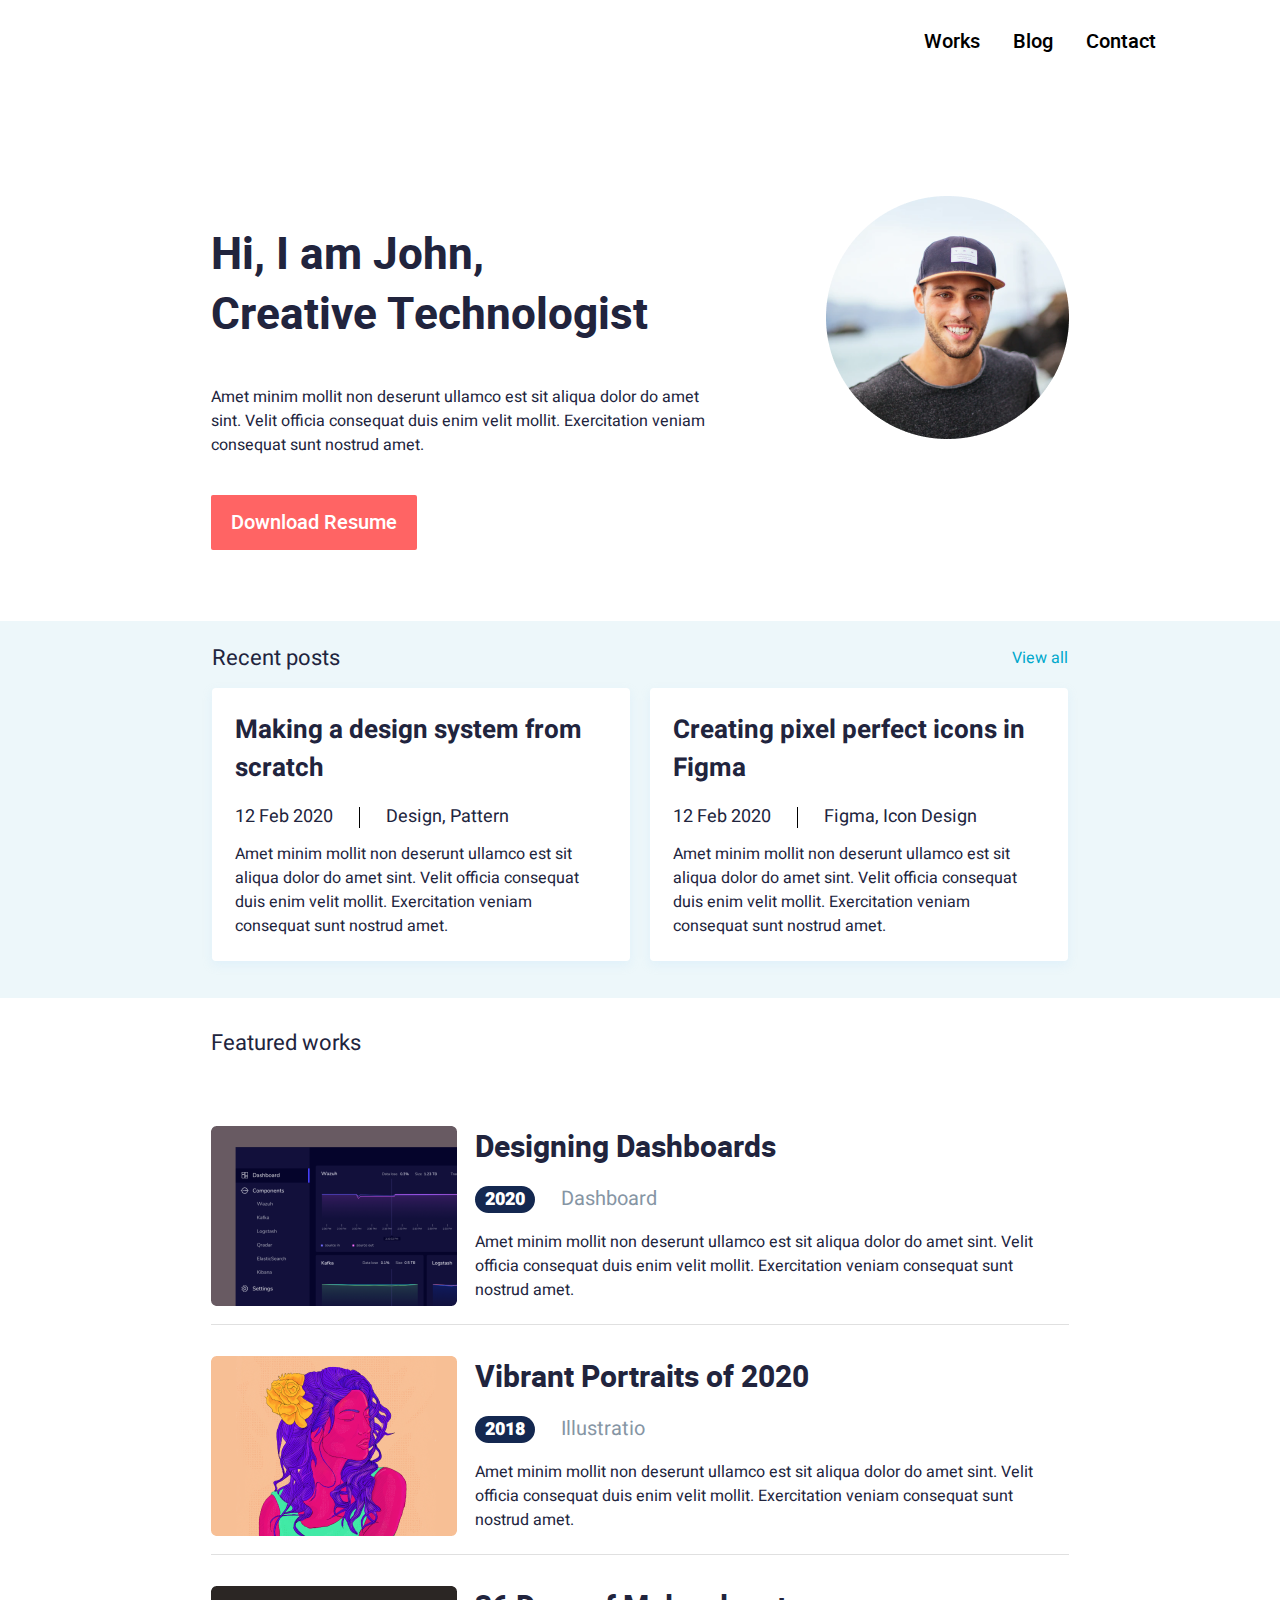
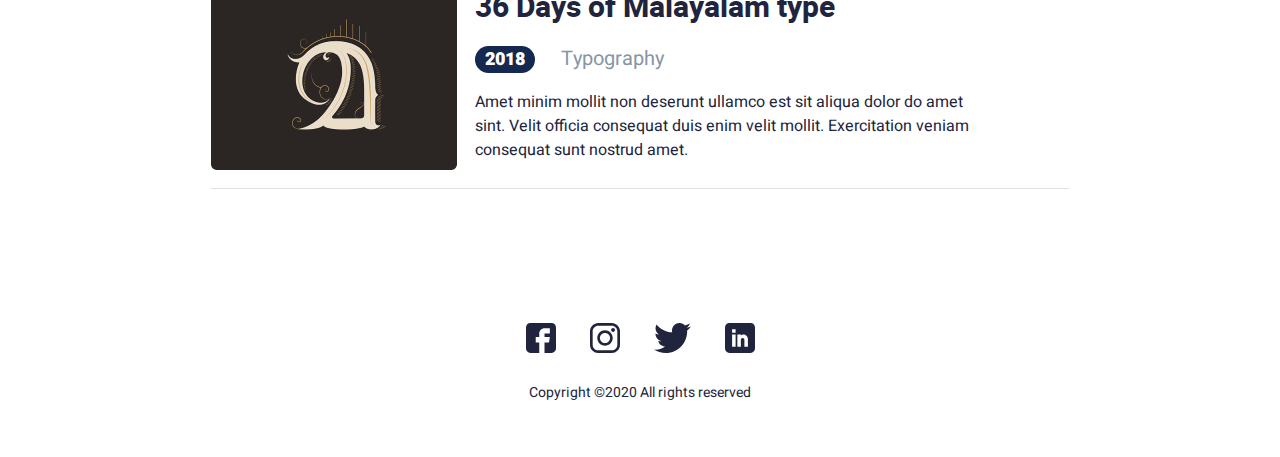
<file: index.html>
<!doctype html>
<html lang="en">
<head>
    <meta charset="UTF-8">
    <meta name="viewport"
          content="width=device-width, user-scalable=no, initial-scale=1.0, maximum-scale=1.0, minimum-scale=1.0">
    <meta http-equiv="X-UA-Compatible" content="ie=edge">
    <title>John</title>
  <link rel="preconnect" href="https://fonts.googleapis.com">
  <link rel="preconnect" href="https://fonts.gstatic.com" crossorigin>
  <link href="https://fonts.googleapis.com/css2?family=Heebo:wght@400;900&family=Vollkorn:ital@1&display=swap" rel="stylesheet">
<!--  <link href="https://fonts.googleapis.com/css2?family=Heebo&family=Vollkorn:ital@1&display=swap" rel="stylesheet">-->

  <link rel="stylesheet" href="css/reset.css">
  <link rel="stylesheet" href="css/normalize.css">
  <link rel="stylesheet" href="css/style.css">


</head>
<body>
  <header class="header">
    <div class="container">
    <nav>
      <ul id="navigation">
        <li>
          <a href="work.html">Works</a>
        </li>
        <li>
          <a href="blog.html">Blog</a>
        </li>
        <li>
          <a href="#">Contact</a>
        </li>
      </ul>
    </nav>
    </div>
  </header>
<main>
  <section class="main_banner">
    <div class="sub_container">
      <article class="dv_article_cont">
        <h1>
          Hi, I am John,<br>
          Creative Technologist
        </h1>
        <p>
          Amet minim mollit non deserunt ullamco est sit aliqua dolor do amet sint. Velit officia consequat duis enim
          velit mollit. Exercitation veniam consequat sunt nostrud amet.
        </p>
        <a href="#">Download Resume</a>
      </article>
      <div class="main_image">
        <img src="images/Ellipse1.png" class="img" alt="face">
      </div>
    </div>
  </section>
  <section class="recent_posts">
    <div class="recent_posts_container">
      <div class="recent_posts_header_box">
        <h4>Recent posts</h4>
        <a href="#">View all</a>
      </div>
      <div class="recent_posts_box">
        <article>
          <h3>Making a design system from scratch</h3>
          <div>
            <span class="recent_posts_span_date">12 Feb 2020</span><span class="recent_posts_span_text">Design, Pattern</span>
          </div>
          <p>Amet minim mollit non deserunt ullamco est sit aliqua dolor do amet sint. Velit officia consequat duis enim velit mollit. Exercitation veniam consequat sunt nostrud amet.</p>
        </article>
        <article>
          <h3>Creating pixel perfect icons in Figma</h3>
          <div>
            <span class="recent_posts_span_date">12 Feb 2020</span><span class="recent_posts_span_text">Figma, Icon Design</span>
          </div>
          <p>Amet minim mollit non deserunt ullamco est sit aliqua dolor do amet sint. Velit officia consequat duis enim velit mollit. Exercitation veniam consequat sunt nostrud amet.</p>
        </article>
      </div>
    </div>
  </section>

<!--  <section>-->
<!--    <div style="max-width: 565px; margin: auto; margin-bottom: 100px">-->
<!--      <form name="contact_fort" action="#" method="post">-->
<!--        <div>-->
<!--          <label for="first_name" style="display: block">First Name</label>-->
<!--          <input type="text" name="first_name" placeholder="First Name" id="first_name"-->
<!--                 style="width: 100%; box-sizing: border-box">-->
<!--        </div>-->
<!--        <div>-->
<!--          <label for="i_agree">-->
<!--            <input type="checkbox" name="i_agree" id="i_agree" checked>-->
<!--            I agree......-->
<!--          </label>-->
<!--        </div>-->
<!--        <div>-->
<!--          <div>Gender</div>-->
<!--          <label for="men">-->
<!--            <input type="radio" name="gander" id="men" value="men">-->
<!--            Men-->
<!--          </label>-->
<!--          <label for="women">-->
<!--            <input type="radio" name="gander" id="women" value="women">-->
<!--            Women-->
<!--          </label>-->
<!--          <label for="other">-->
<!--            <input type="radio" name="gander" id="other" value="other">-->
<!--            Other-->
<!--          </label>-->
<!--        </div>-->
<!--        <div>-->
<!--          <input type="file" name="load">-->
<!--        </div>-->
<!--        <div>-->
<!--          <label for="comment" style="display: block">Comment</label>-->
<!--          <textarea id="comment" name="comment" style="width: 100%; box-sizing: border-box; resize: none; height: 127px" ></textarea>-->
<!--        </div>-->
<!--        <div>-->
<!--          <label for="city">City</label>-->
<!--          <select id="city" name="city" style="width: 100%">-->
<!--            <option>Kiev</option>-->
<!--            <option>Kharkiv</option>-->
<!--            <option>Dnepr</option>-->
<!--          </select>-->
<!--        </div>-->
<!--        <button type="submit">Send</button>-->
<!--      </form>-->
<!--    </div>-->
<!--  </section>-->
<!--  <section class="sect_style">-->
<!--    <div class="sect_container">-->
<!--      <form name="minimal_form" action="#" method="post" target="_blank">-->
<!--        <div>-->
<!--          <input type="text" name="name" placeholder="Name" class="input_name_budget">-->
<!--        </div>-->
<!--        <div>-->
<!--          <input type="email" name="email" placeholder="Email" class="input_name_budget">-->
<!--        </div>-->
<!--        <div>-->
<!--          <input type="number" name="budget" placeholder="Budget" class="input_name_budget">-->
<!--        </div>-->
<!--        <div>-->
<!--          <textarea name="comment" placeholder="Describe youre project..." class="input_name_budget"></textarea>-->
<!--        </div>-->
<!--        <button type="submit" class="button_submit"-->
<!--        >Send Message</button>-->
<!--      </form>-->
<!--    </div>-->
<!--  </section>-->



  <section class="section_works_padding">
    <div class="section_works_size">
      <h2 class="section_works_headline">Featured works</h2>
      <article class="article_works_style">
        <div class="works_images_size">
          <img src="images/Designing_Dashboards.png" alt="Designing Dashboards">
        </div>
        <div>
          <h3 class="works_headline_style">Designing Dashboards</h3>
          <p><span class="works_headline_text_between_numbers">2020</span><span
                  class="works_headline_text_between_text">Dashboard</span></p>
          <p class="works_text_style">Amet minim mollit non deserunt ullamco est sit aliqua dolor do amet sint. Velit
            <br>officia consequat duis
            enim velit mollit. Exercitation veniam consequat sunt <br> nostrud amet.</p>
        </div>
      </article>
      <article class="article_works_style">
        <div class="works_images_size">
          <img src="images/Vibrant_Portraits_of_2020.png" alt="Vibrant Portraits of 2020">
        </div>
        <div>
          <h3 class="works_headline_style">Vibrant Portraits of 2020</h3>
          <p><span class="works_headline_text_between_numbers">2018</span><span
                  class="works_headline_text_between_text">Illustratio</span></p>
          <p class="works_text_style">Amet minim mollit non deserunt ullamco est sit aliqua dolor do amet sint. Velit
            <br>officia consequat duis enim velit mollit. Exercitation veniam consequat sunt <br> nostrud amet.</p>
        </div>
      </article>
      <article class="article_works_style">
        <div class="works_images_size">
          <img src="images/36_Days_of_Malayalam_type.png" alt="36 Days of Malayalam type">
        </div>
        <div>
          <h3 class="works_headline_style">36 Days of Malayalam type</h3>
          <p><span class="works_headline_text_between_numbers">2018</span><span
                  class="works_headline_text_between_text">Typography</span></p>
          <p class="works_text_style">Amet minim mollit non deserunt ullamco est sit aliqua dolor do amet <br> sint.
            Velit officia consequat duis enim velit mollit. Exercitation veniam <br> consequat sunt nostrud amet.</p>
        </div>
      </article>
    </div>
  </section>
</main>
<!--  <div class="customs">Lorem ipsum</div>-->
<footer class="footer_menu">
  <div class="footer_box">
    <ul class="footer_list">
      <li class="footer_list_social">
        <a href="#" title="Facebook" target="_blank"><img src="images/fb.svg" alt="fb"></a>
      </li>
      <li class="footer_list_social">
        <a href="#" title="Instagram" target="_blank"><img src="images/insta.svg" alt="inst"></a>
      </li>
      <li class="footer_list_social">
        <a href="#" title="Twitter" target="_blank"><img src="images/twitter.svg" alt="twitter"></a>
      </li>
      <li class="footer_list_social">
        <a href="#" title="linkedin" target="_blank"><img src="images/linkedin.svg" alt="linkedin"></a>
      </li>
    </ul>
    <p class="footer_text">Copyright ©2020 All rights reserved</p>
  </div>
</footer>
</body>
</html>
</file>
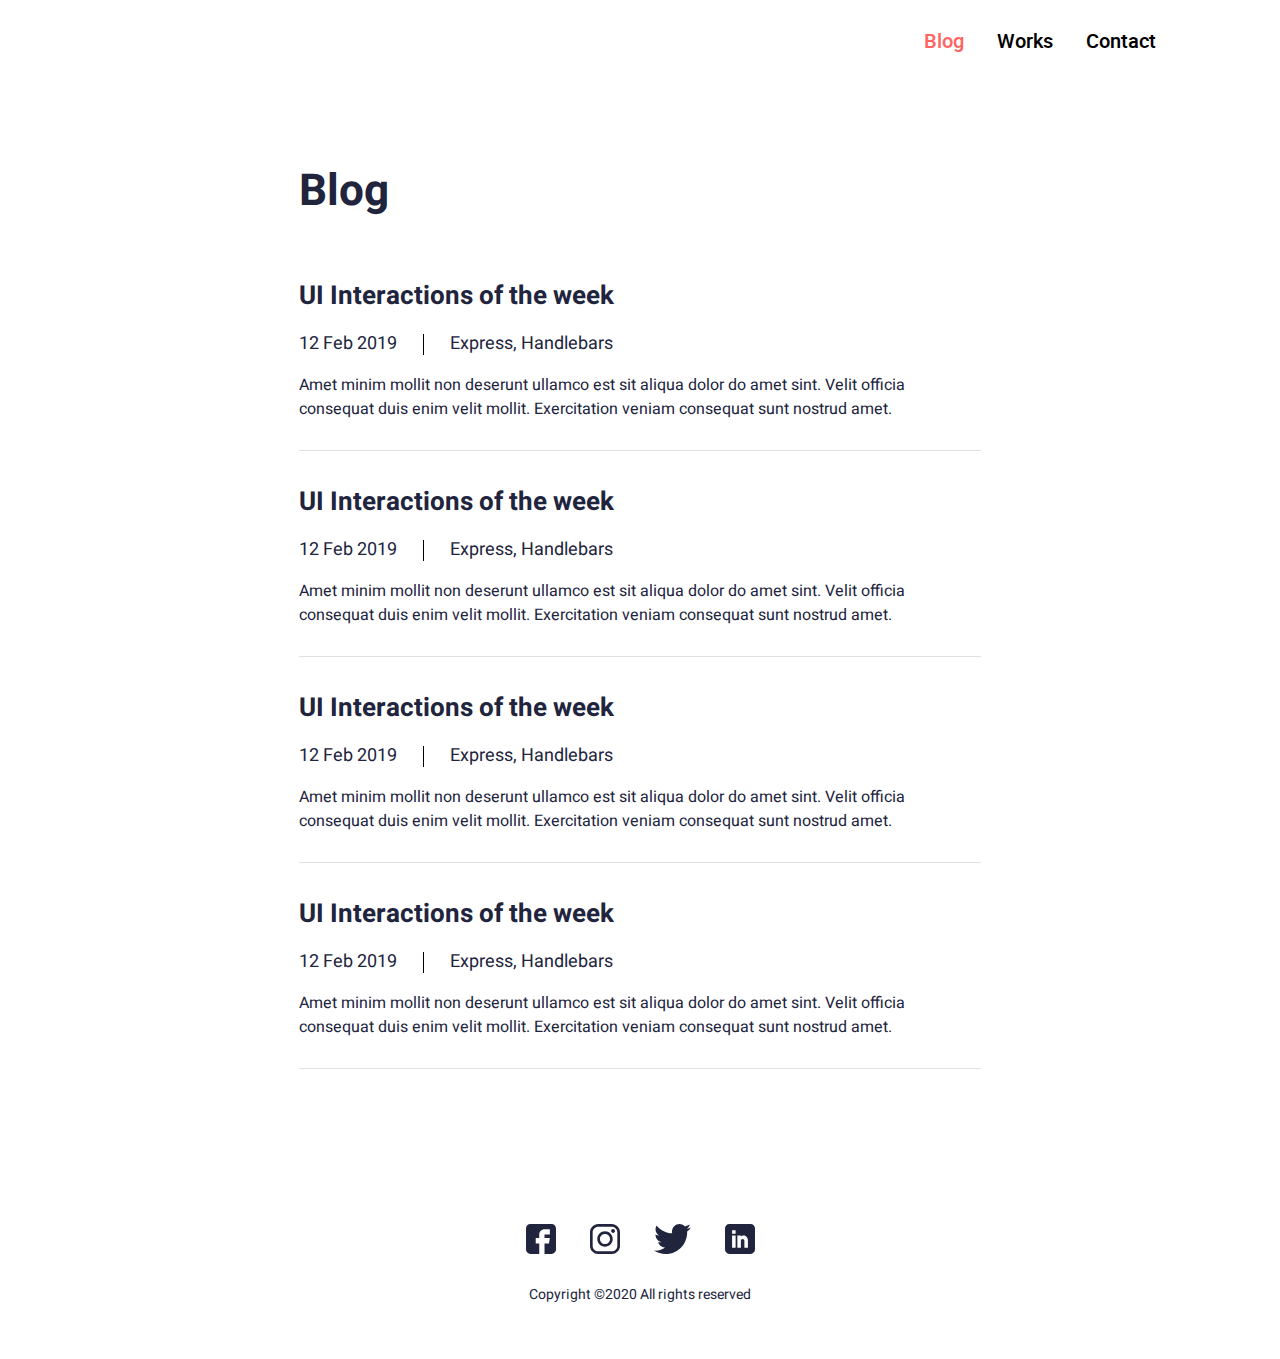
<file: blog.html>
<!doctype html>
<html lang="en">
<head>
    <meta charset="UTF-8">
    <meta name="viewport"
          content="width=device-width, user-scalable=no, initial-scale=1.0, maximum-scale=1.0, minimum-scale=1.0">
    <meta http-equiv="X-UA-Compatible" content="ie=edge">
    <title>John</title>
  <link rel="preconnect" href="https://fonts.googleapis.com">
  <link rel="preconnect" href="https://fonts.gstatic.com" crossorigin>
  <link href="https://fonts.googleapis.com/css2?family=Heebo:wght@400;900&family=Vollkorn:ital@1&display=swap" rel="stylesheet">
<!--  <link href="https://fonts.googleapis.com/css2?family=Heebo&family=Vollkorn:ital@1&display=swap" rel="stylesheet">-->

<!--  <link rel="stylesheet" href="css/reset.css">-->
<!--  <link rel="stylesheet" href="css/normalize.css">-->
  <link rel="stylesheet" href="css/style.css">

</head>
<body>
  <header class="header">
    <div class="container">
    <nav>
      <ul id="navigation">
        <li>
          <a class="blog_nav_text" href="blog.html">Blog</a>
        </li>
        <li>
          <a href="work.html">Works</a>
        </li>
        <li>
          <a href="#">Contact</a>
        </li>
      </ul>
    </nav>
    </div>
  </header>
<main>
  <section class="blog_container">
    <h1>Blog</h1>
    <article>
      <h3>UI Interactions of the week</h3>
      <div>
        <span class="recent_posts_span_date">12 Feb 2019</span><span class="recent_posts_span_text">Express, Handlebars</span>
      </div>
      <p>Amet minim mollit non deserunt ullamco est sit aliqua dolor do amet sint. Velit officia consequat duis enim velit mollit. Exercitation veniam consequat sunt nostrud amet.</p>
    </article>
    <article>
      <h3>UI Interactions of the week</h3>
      <div>
        <span class="recent_posts_span_date">12 Feb 2019</span><span class="recent_posts_span_text">Express, Handlebars</span>
      </div>
      <p>Amet minim mollit non deserunt ullamco est sit aliqua dolor do amet sint. Velit officia consequat duis enim velit mollit. Exercitation veniam consequat sunt nostrud amet.</p>
    </article>
    <article>
      <h3>UI Interactions of the week</h3>
      <div>
        <span class="recent_posts_span_date">12 Feb 2019</span><span class="recent_posts_span_text">Express, Handlebars</span>
      </div>
      <p>Amet minim mollit non deserunt ullamco est sit aliqua dolor do amet sint. Velit officia consequat duis enim velit mollit. Exercitation veniam consequat sunt nostrud amet.</p>
    </article>
    <article>
      <h3>UI Interactions of the week</h3>
      <div>
        <span class="recent_posts_span_date">12 Feb 2019</span><span class="recent_posts_span_text">Express, Handlebars</span>
      </div>
      <p>Amet minim mollit non deserunt ullamco est sit aliqua dolor do amet sint. Velit officia consequat duis enim velit mollit. Exercitation veniam consequat sunt nostrud amet.</p>
    </article>

  </section>
</main>
<footer class="footer_menu">
  <div class="footer_box">
    <ul class="footer_list">
      <li class="footer_list_social">
        <a href="#" title="Facebook" target="_blank"><img src="images/fb.svg" alt="fb"></a>
      </li>
      <li class="footer_list_social">
        <a href="#" title="Instagram" target="_blank"><img src="images/insta.svg" alt="inst"></a>
      </li>
      <li class="footer_list_social">
        <a href="#" title="Twitter" target="_blank"><img src="images/twitter.svg" alt="twitter"></a>
      </li>
      <li class="footer_list_social">
        <a href="#" title="linkedin" target="_blank"><img src="images/linkedin.svg" alt="linkedin"></a>
      </li>
    </ul>
    <p class="footer_text">Copyright ©2020 All rights reserved</p>
  </div>
</footer>
</body>
</html>
</file>
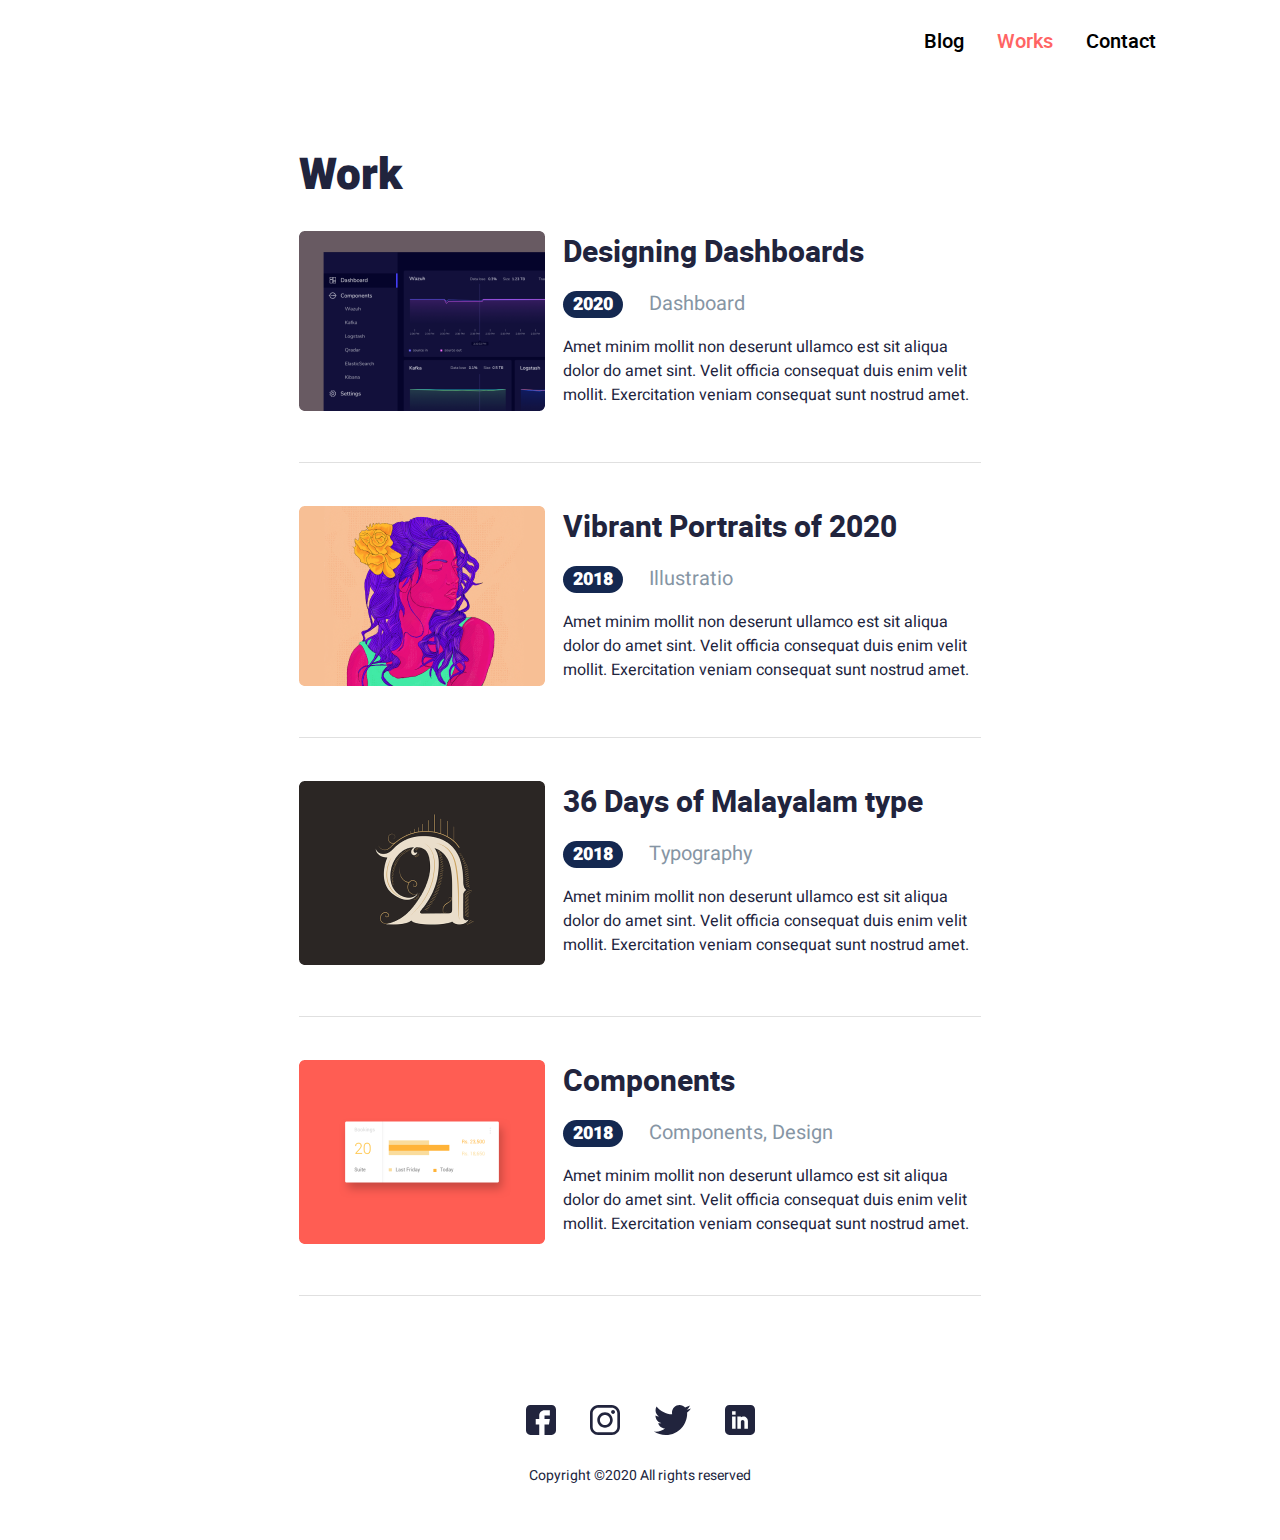
<file: work.html>
<!doctype html>
<html lang="en">
<head>
    <meta charset="UTF-8">
    <meta name="viewport"
          content="width=device-width, user-scalable=no, initial-scale=1.0, maximum-scale=1.0, minimum-scale=1.0">
    <meta http-equiv="X-UA-Compatible" content="ie=edge">
    <title>John</title>
  <link rel="preconnect" href="https://fonts.googleapis.com">
  <link rel="preconnect" href="https://fonts.gstatic.com" crossorigin>
  <link href="https://fonts.googleapis.com/css2?family=Heebo:wght@400;900&family=Vollkorn:ital@1&display=swap" rel="stylesheet">
<!--  <link href="https://fonts.googleapis.com/css2?family=Heebo&family=Vollkorn:ital@1&display=swap" rel="stylesheet">-->

<!--  <link rel="stylesheet" href="css/reset.css">-->
<!--  <link rel="stylesheet" href="css/normalize.css">-->
  <link rel="stylesheet" href="css/style.css">

</head>
<body>
  <header class="header">
    <div class="container">
    <nav>
      <ul id="navigation">
        <li>
          <a  href="blog.html">Blog</a>
        </li>
        <li>
          <a class="work_nav_text" href="work.html">Works</a>
        </li>
        <li>
          <a href="#">Contact</a>
        </li>
      </ul>
    </nav>
    </div>
  </header>
<main>
  <section class="work_container">
    <h1>Work</h1>
    <article class="work_article_style">
      <div class="works_images_size">
        <img src="images/Designing_Dashboards.png" alt="Designing Dashboards">
      </div>
      <div>
        <h3 class="works_headline_style">Designing Dashboards</h3>
        <p><span class="works_headline_text_between_numbers">2020</span><span class="works_headline_text_between_text">Dashboard</span></p>
        <p class="works_text_style">Amet minim mollit non deserunt ullamco est sit aliqua dolor do amet sint. Velit
          officia consequat duis enim velit mollit. Exercitation veniam consequat sunt nostrud amet.</p>
      </div>
    </article>
    <article class="work_article_style">
      <div class="works_images_size">
        <img src="images/Vibrant_Portraits_of_2020.png" alt="Vibrant Portraits of 2020">
      </div>
      <div>
        <h3 class="works_headline_style">Vibrant Portraits of 2020</h3>
        <p><span class="works_headline_text_between_numbers">2018</span><span class="works_headline_text_between_text">Illustratio</span></p>
        <p class="works_text_style">Amet minim mollit non deserunt ullamco est sit aliqua dolor do amet sint. Velit officia consequat duis enim velit mollit. Exercitation veniam consequat sunt nostrud amet.</p>
      </div>
    </article>
    <article class="work_article_style">
      <div class="works_images_size">
        <img src="images/36_Days_of_Malayalam_type.png" alt="36 Days of Malayalam type">
      </div>
      <div>
        <h3 class="works_headline_style">36 Days of Malayalam type</h3>
        <p><span class="works_headline_text_between_numbers">2018</span><span class="works_headline_text_between_text">Typography</span></p>
        <p class="works_text_style">Amet minim mollit non deserunt ullamco est sit aliqua dolor do amet sint. Velit officia consequat duis enim velit mollit. Exercitation veniam consequat sunt nostrud amet.</p>
      </div>
    </article>
    <article class="work_article_style">
      <div class="works_images_size">
        <img src="images/Components.png" alt="Components">
      </div>
      <div>
        <h3 class="works_headline_style">Components</h3>
        <p><span class="works_headline_text_between_numbers">2018</span><span class="works_headline_text_between_text">Components, Design</span></p>
        <p class="works_text_style">Amet minim mollit non deserunt ullamco est sit aliqua dolor do amet sint. Velit officia consequat duis enim velit mollit. Exercitation veniam consequat sunt nostrud amet.</p>
      </div>
    </article>
  </section>
</main>
<footer class="footer_menu">
  <div class="footer_box">
    <ul class="footer_list">
      <li class="footer_list_social">
        <a href="#" title="Facebook" target="_blank"><img src="images/fb.svg" alt="fb"></a>
      </li>
      <li class="footer_list_social">
        <a href="#" title="Instagram" target="_blank"><img src="images/insta.svg" alt="inst"></a>
      </li>
      <li class="footer_list_social">
        <a href="#" title="Twitter" target="_blank"><img src="images/twitter.svg" alt="twitter"></a>
      </li>
      <li class="footer_list_social">
        <a href="#" title="linkedin" target="_blank"><img src="images/linkedin.svg" alt="linkedin"></a>
      </li>
    </ul>
    <p class="footer_text">Copyright ©2020 All rights reserved</p>
  </div>
</footer>
</body>
</html>
</file>
<file: css/style.css>
@font-face {
    font-family: 'heebomedium';
    src: url('../fonts/heebo-medium-webfont.eot');
    src: url('../fonts/heebo-medium-webfont.eot?#iefix') format('embedded-opentype'),
    url('../fonts/heebo-medium-webfont.woff2') format('woff2'),
    url('../fonts/heebo-medium-webfont.woff') format('woff'),
    url('../fonts/heebo-medium-webfont.ttf') format('truetype'),
    url('../fonts/heebo-medium-webfont.svg#heebomedium') format('svg');
    font-weight: normal;
    font-style: normal;
}
@font-face {
    font-family: 'heebobold';
    src: url('../fonts/heebo-bold-webfont.eot');
    src: url('../fonts/heebo-bold-webfont.eot?#iefix') format('embedded-opentype'),
    url('../fonts/heebo-bold-webfont.woff2') format('woff2'),
    url('../fonts/heebo-bold-webfont.woff') format('woff'),
    url('../fonts/heebo-bold-webfont.ttf') format('truetype'),
    url('../fonts/heebo-bold-webfont.svg#heebobold') format('svg');
    font-weight: normal;
    font-style: normal;
}



*{
    padding: 0;
    margin: 0;
}
.header {
    padding-top: 27px;
}
.container {
    max-width: 1032px; margin: auto
}
#navigation {
    list-style: none;
    display: flex;
    justify-content: flex-end
}
header nav ul li {
    margin-left: 33px
}
header nav ul li a {
    font-family: 'heebomedium';
    font-size: 20px;
    line-height: 29px;
    text-align: right;
    text-decoration: none;
    color: #000000;
}
.main_banner {
    padding-top: 140px;
    padding-bottom: 71px
}

.sub_container {
    max-width: 858px;
    margin: auto;
    display: flex;
    justify-content: space-between;

}
.main_banner h1 {
    margin-bottom: 40px;
    font-family: 'heebobold';
    font-size: 44px;
    line-height: 60px;
    color: #21243D;
}
.main_banner p {
    margin-bottom: 38px;
    font-family: 'Heebo', sans-serif;
    font-style: normal;
    font-weight: 400;
    font-size: 16px;
    line-height: 24px;
    color: #21243D;
}
.main_banner a {
    font-family: 'heebomedium';
    font-style: normal;
    font-weight: 500;
    font-size: 20px;
    line-height: 29px;
    color: #FFFFFF;
    text-decoration: none;
    background: #FF6464;
    border-radius: 2px;
    padding: 13px 20px;
    display: inline-block;
}
.main_image {
    max-width: 243px;
}
.main_image img {
    width: 100%;
    display: block
}

header nav ul li:hover {
    transform: scale(1.3);
    transition: 0.3s;
}
.main_banner a:hover {
    transform: rotate(180deg);
    transition: 1s;
}
.dv_article_cont {
    max-width: 497px
}
.sect_style {
    background: #000000;
    padding-top: 69px;
    padding-bottom: 195px
}
.sect_container {
    max-width: 564px;
    margin: auto;
    text-align: center
}

.sect_container form div:nth-child(2) input{
    background: rgba(255, 255, 255, 0.2)
}
.sect_container form div:last-of-type textarea{
    background: rgba(255, 255, 255, 0.2);
    resize: none;
    height: 127px;
    padding-top: 17px;
    margin-bottom: 22px;
}

.input_name_budget {
    width: 100%;
    box-sizing: border-box;
    background: rgba(255, 255, 255, 0.18);
    border-radius: 0px;
    border: none;
    height: 57px;
    padding-left: 31px;
    font-family: 'Vollkorn', serif;;
    font-style: italic;
    font-weight: 400;
    font-size: 17px;
    line-height: 22px;
    text-align: left;
    color: #FFFFFF;
}



.button_submit {
    background-color: #000000; padding: 15px 60px;
    border-radius: 0px;
    border: solid 1px #7EC4BD;
    font-family: 'Vollkorn', serif;;
    font-style: italic;
    font-weight: 400;
    font-size: 17px;
    line-height: 22px;
    text-align: center;
    color: #8BCAC3
}
.footer_menu {
    background: #FFFFFF;
    padding-top: 51px;
    padding-bottom: 54px;

}
.footer_box {


     }
.footer_list {
    margin: auto;
    display: flex;
    width: max-content;
    }
.footer_list_social {
    padding-right: 17px;
    padding-bottom: 26px;
    padding-left: 17px;
    list-style: none;
}
.footer_text {
    font-family: 'Heebo', sans-serif;
    font-style: normal;
    font-weight: 400;
    font-size: 14px;
    line-height: 21px;
    text-align: center;
    color: #21243D;;
}

/*/////////////////////////////////////////////////////////*/


/*.sect_container div:first-of-type input{*/
/*    background-color: #FF6464;*/
/*}*/
/*.sect_container div:last-of-type textarea{*/
/*    background-color: yellow;*/
/*}*/

/*.customs{*/
/*    width: 300px;*/
/*    height: 100px;*/
/*    border: solid 2px red;*/
/*}*/
/*.customs:after{*/
/*    content: "";*/
/*    display: inline-block;*/
/*    width: 80px;*/
/*    height: 100px;*/
/*    background: yellow;*/
/*}*/
/*.customs:before {*/
/*    content: "";*/
/*    display: inline-block;*/
/*    width: 80px;*/
/*    height: 100px;*/
/*    background: green;*/
/*}*/
/*/////////////////////////////////////////////////////////*/

.section_works_padding {
    padding-top: 15px;
    padding-bottom: 83px;
}
.section_works_size {
    max-width: 858px;
    margin: auto;
}
.article_works_style{
    display: flex;
    border-bottom: 1px solid #E0E0E0;
    margin-top: 31px;
    padding-bottom: 15px;
}
.section_works_headline {
    font-family: 'Heebo', sans-serif;
    font-style: normal;
    font-weight: 400;
    font-size: 22px;
    line-height: 60px;
    color: #21243D;
    padding-bottom: 22px;
}
.works_headline_style {
    font-family: 'heebobold';
    font-style: normal;
    font-weight: 700;
    font-size: 30px;
    line-height: 44px;
    color: #21243D;
}
.works_text_style{
    font-family: 'Heebo', sans-serif;
    font-style: normal;
    font-weight: 400;
    font-size: 16px;
    line-height: 24px;
    color: #21243D;
}
.works_headline_text_between_numbers {
    font-family: 'Heebo', sans-serif;
    font-style: normal;
    font-weight: 900;
    font-size: 18px;
    line-height: 60px;
    color: #FFFFFF;
    background: #142850;
    border-radius: 16px;
    padding-left: 10px;
    padding-right: 10px;
}
.works_headline_text_between_text {
    font-family: 'Heebo', sans-serif;
    font-style: normal;
    font-weight: 400;
    font-size: 20px;
    line-height: 29px;
    color: #8695A4;
    padding-left: 26px;
}
.works_images_size {
    padding-right: 18px;
}

/*  Recent posts  */

.recent_posts {
    background-color: #EDF7FA;
    padding-top: 7px;
    padding-bottom: 37px;
    box-sizing: border-box;
}
.recent_posts_container {
    max-width: 856px;
    margin: auto;
}
.recent_posts_header_box {
    display: flex;
    justify-content: space-between;
    align-items: center;
}
.recent_posts .recent_posts_container div h4 {
    font-family: 'Heebo', sans-serif;
    font-style: normal;
    font-weight: 400;
    font-size: 22px;
    line-height: 60px;
    color: #21243D;
}
.recent_posts .recent_posts_container div a{
    font-family: 'Heebo', sans-serif;
    font-style: normal;
    font-weight: 400;
    font-size: 16px;
    line-height: 24px;
    color: #00A8CC;
    text-decoration: none;
}
.recent_posts_box {
    display: flex;
    justify-content: space-between;
    flex-wrap: wrap;
}
.recent_posts_box article{
    width: 372px;
    background: #FFFFFF;
    box-shadow: 0px 4px 10px rgba(187, 225, 250, 0.25);
    border-radius: 4px;
    padding: 23px;
}
.recent_posts_box article h3 {
    font-family: 'Heebo', sans-serif;
    font-style: normal;
    font-weight: 700;
    font-size: 26px;
    line-height: 38px;
    color: #21243D;
    padding-bottom: 17px;
}
.recent_posts_box article p {
    font-family: 'Heebo', sans-serif;
    font-style: normal;
    font-weight: 400;
    font-size: 16px;
    line-height: 24px;
    color: #21243D;
    padding-top: 11px;
}
.recent_posts_span_date {
    font-family: 'Heebo', sans-serif;
    font-style: normal;
    font-weight: 400;
    font-size: 18px;
    line-height: 26px;
    color: #21243D;
    display: inline;
    padding-right: 26px;
}
.recent_posts_span_text {
    font-family: 'Heebo', sans-serif;
    font-style: normal;
    font-weight: 400;
    font-size: 18px;
    line-height: 26px;
    color: #21243D;
    display: inline;
}
.recent_posts_span_text::before {
    content: "";
    border-left: 1px solid #000000;
    font-size: 14px;
    padding-right: 26px;
    }



/* B L O G */


.blog_container {
    padding-top: 106px;
    padding-bottom: 104px;
    max-width: 682px;
    margin: auto;
}
.blog_container h1 {
    font-family: 'Heebo', sans-serif;
    font-style: normal;
    font-weight: 700;
    font-size: 44px;
    line-height: 60px;
    color: #21243D;
    padding-bottom: 23px;
}

.blog_container article h3 {
    font-family: 'Heebo', sans-serif;
    font-style: normal;
    font-weight: 700;
    font-size: 26px;
    line-height: 38px;
    color: #21243D;
    padding-bottom: 16px;
    padding-top: 32px;
}
.blog_container article p {
    font-family: 'Heebo', sans-serif;
    font-style: normal;
    font-weight: 400;
    font-size: 16px;
    line-height: 24px;
    color: #21243D;
    padding-top: 15px;
    padding-bottom: 29px;
    border-bottom: 1px solid #E0E0E0;
}
header nav ul li .blog_nav_text {
    color: #FF6464;
}

/* W O R K */

header nav ul li .work_nav_text {
    color:  #FF6464;
}
.work_container {
    padding-top: 90px;
    padding-bottom: 58px;
    max-width: 682px;
    margin: auto;
}
.work_container h1 {
    font-family: 'Heebo', sans-serif;
    font-weight: 900;
    font-size: 44px;
    line-height: 60px;
    color: #21243D;
    padding-bottom: 25px;
}

.work_article_style{
    display: flex;
    border-bottom: 1px solid #E0E0E0;
    margin-top: 43px;
    padding-bottom: 47px;
}
.work_article_style:nth-child(2){
    margin-top: 0;
}
</file>
